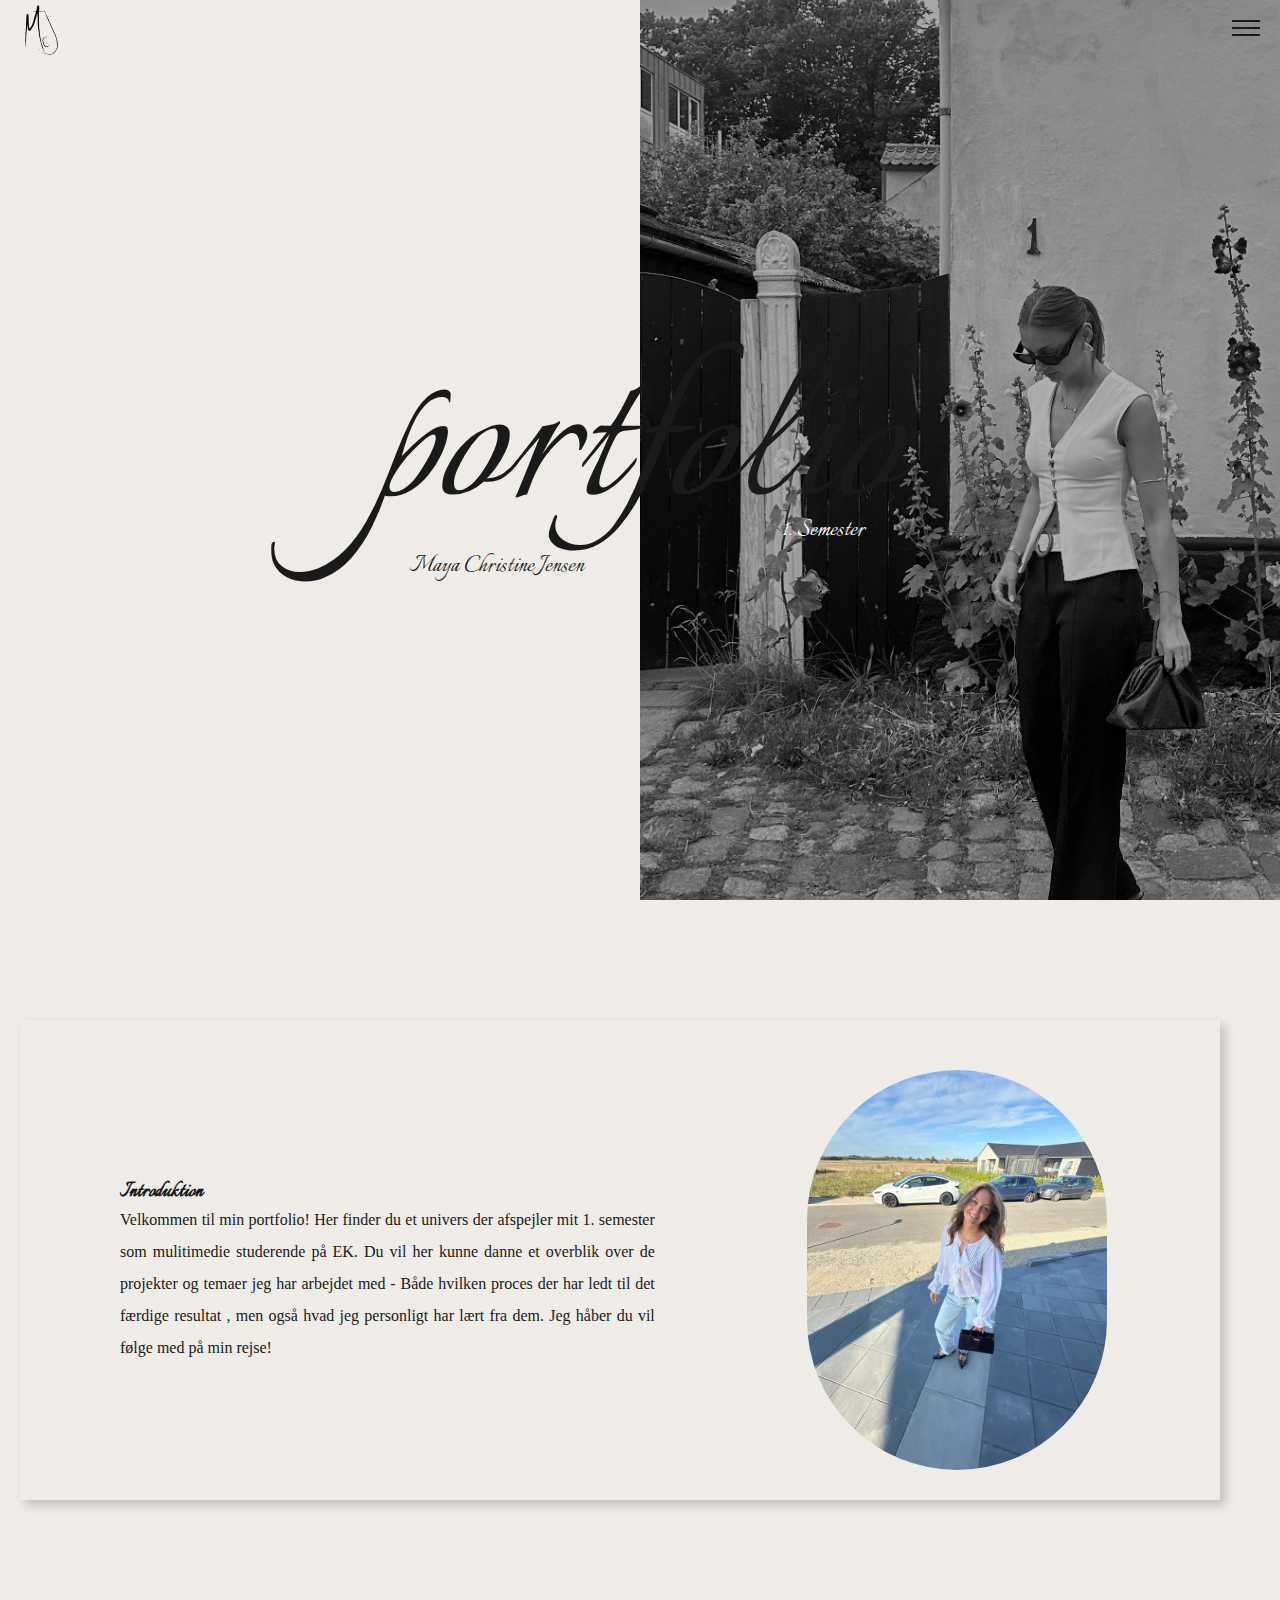
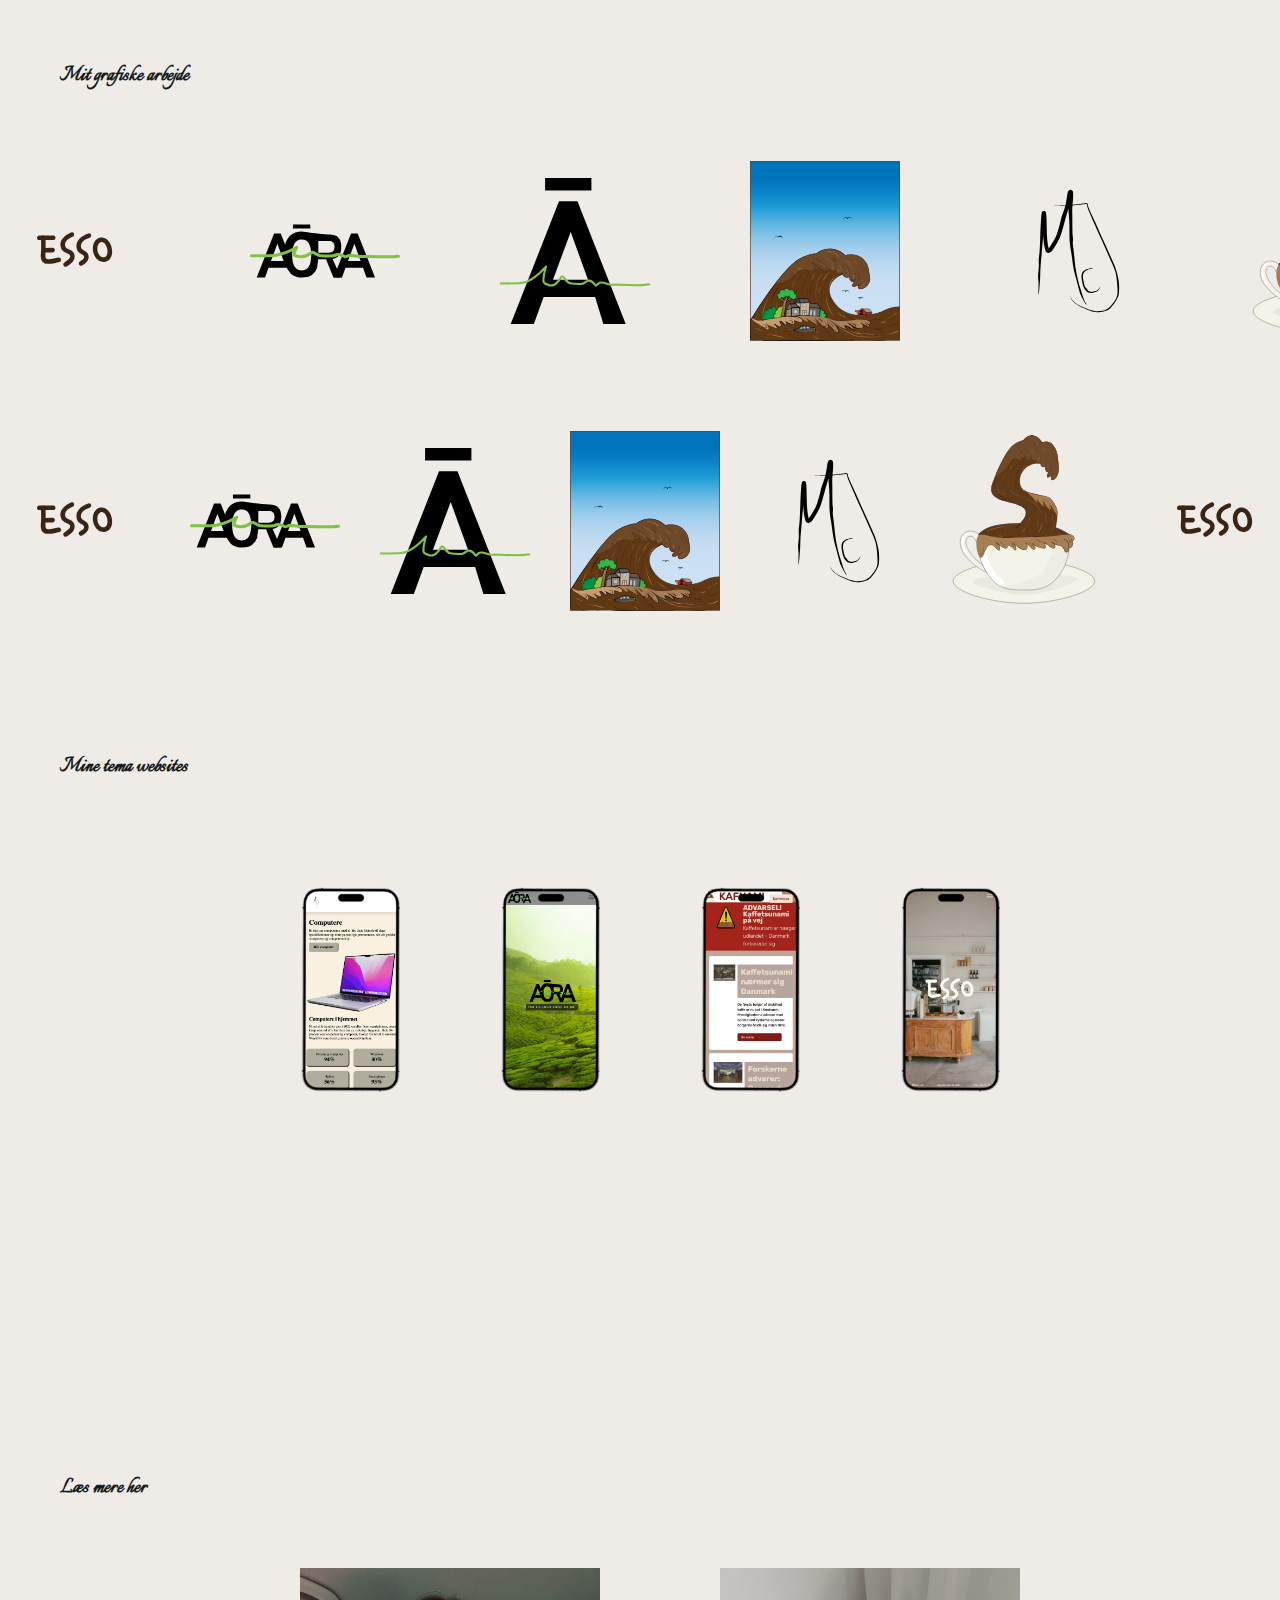
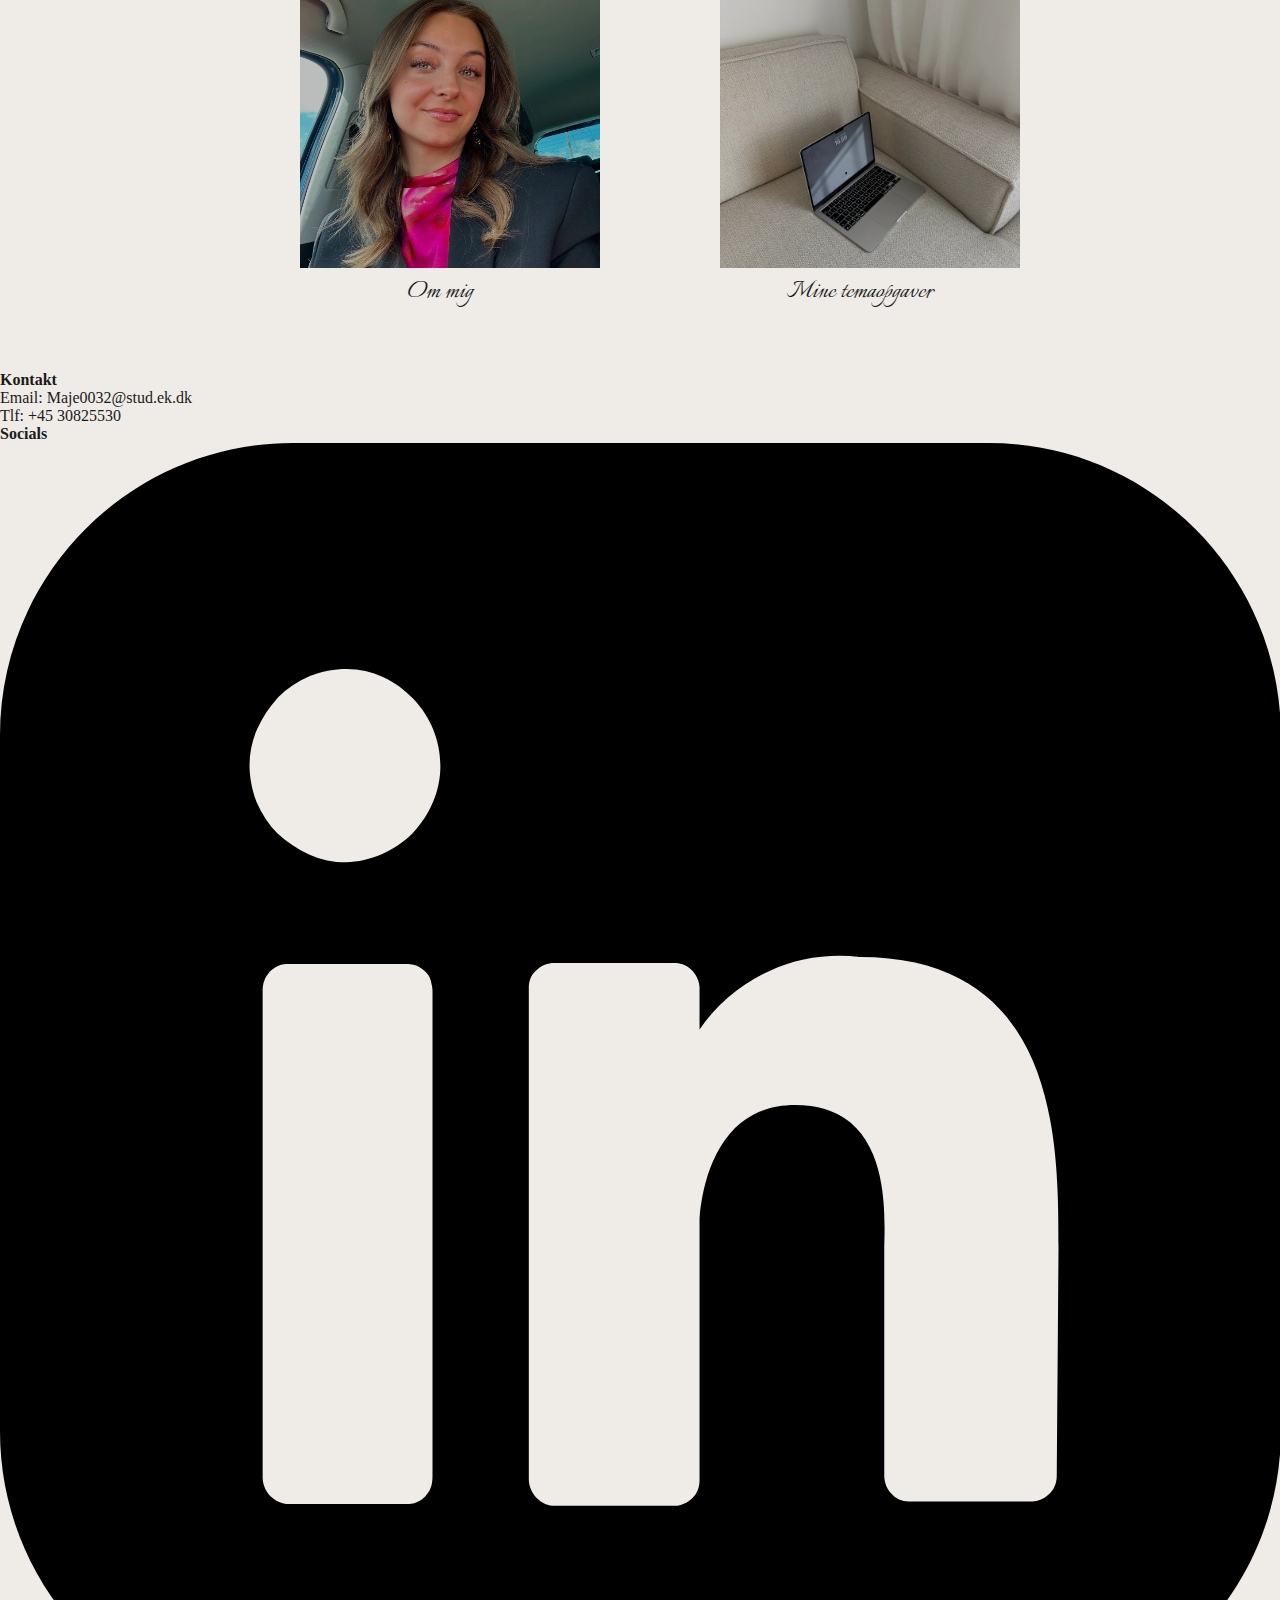
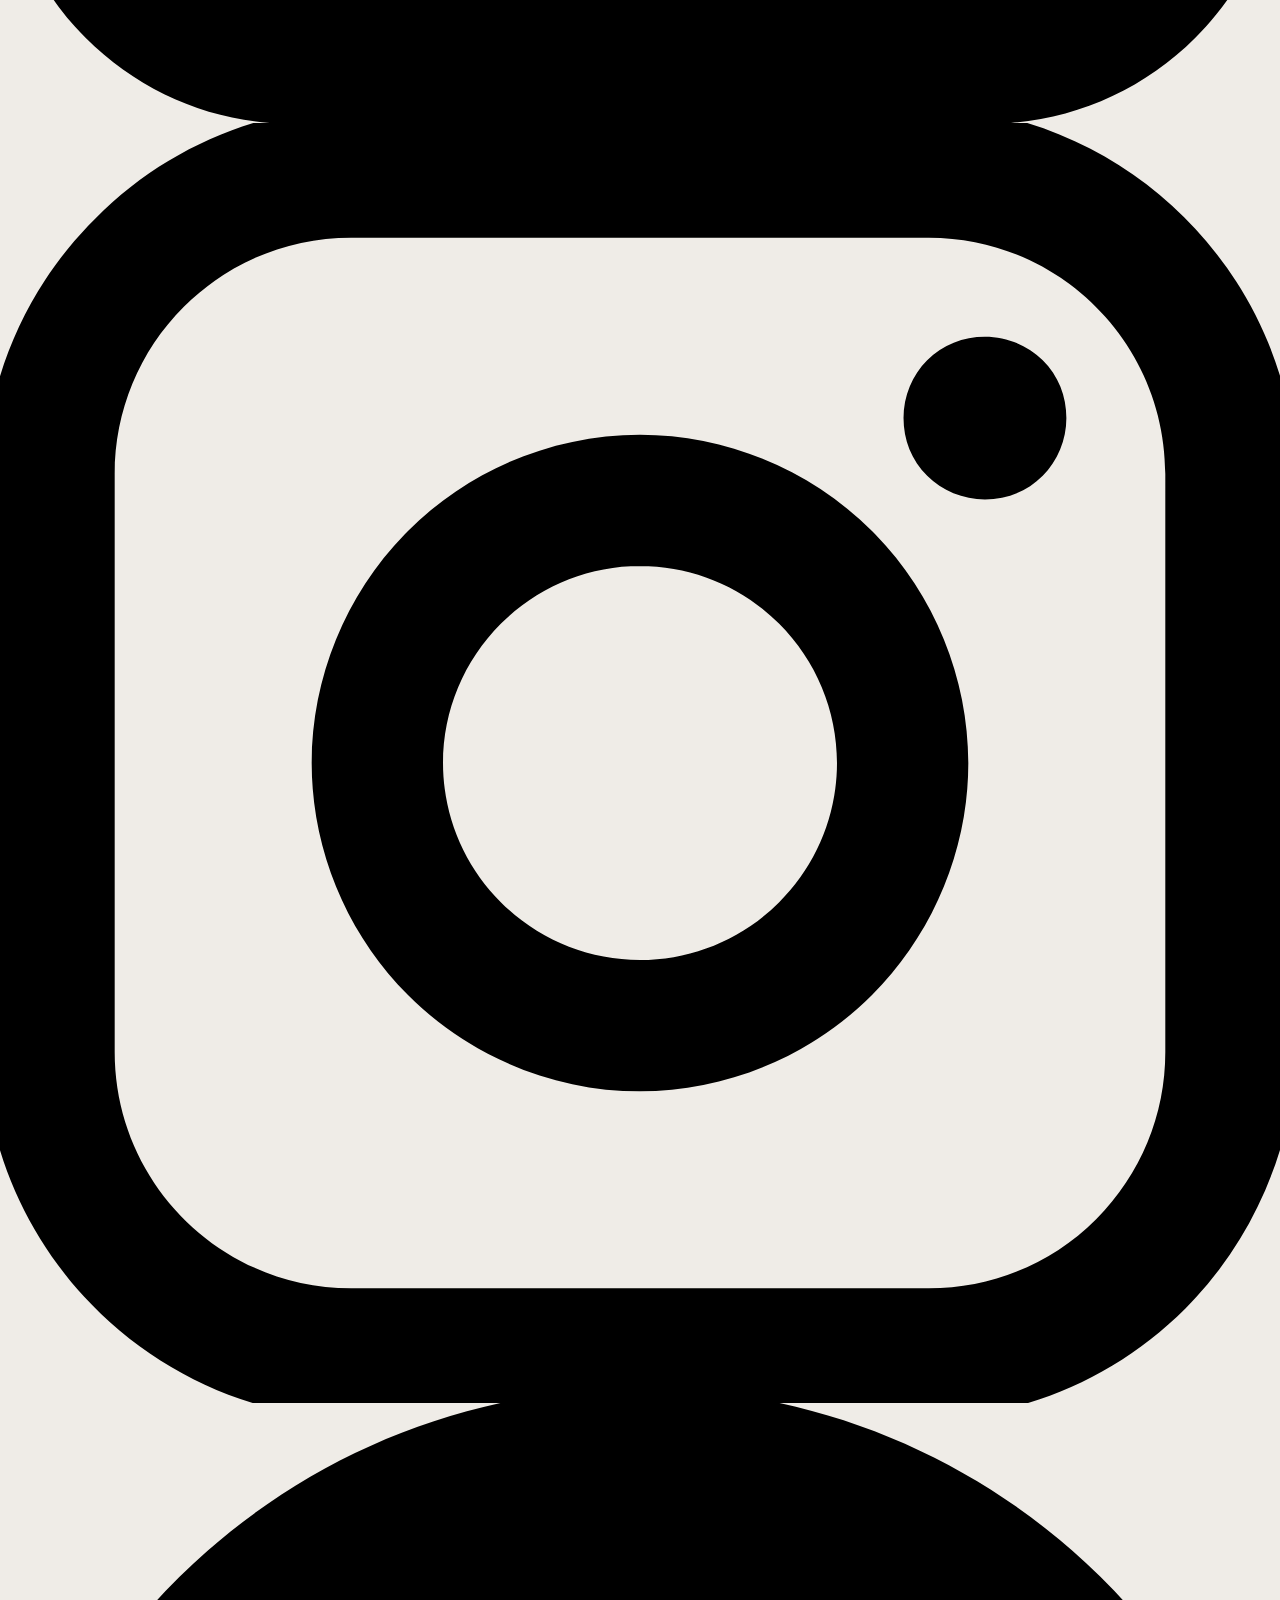
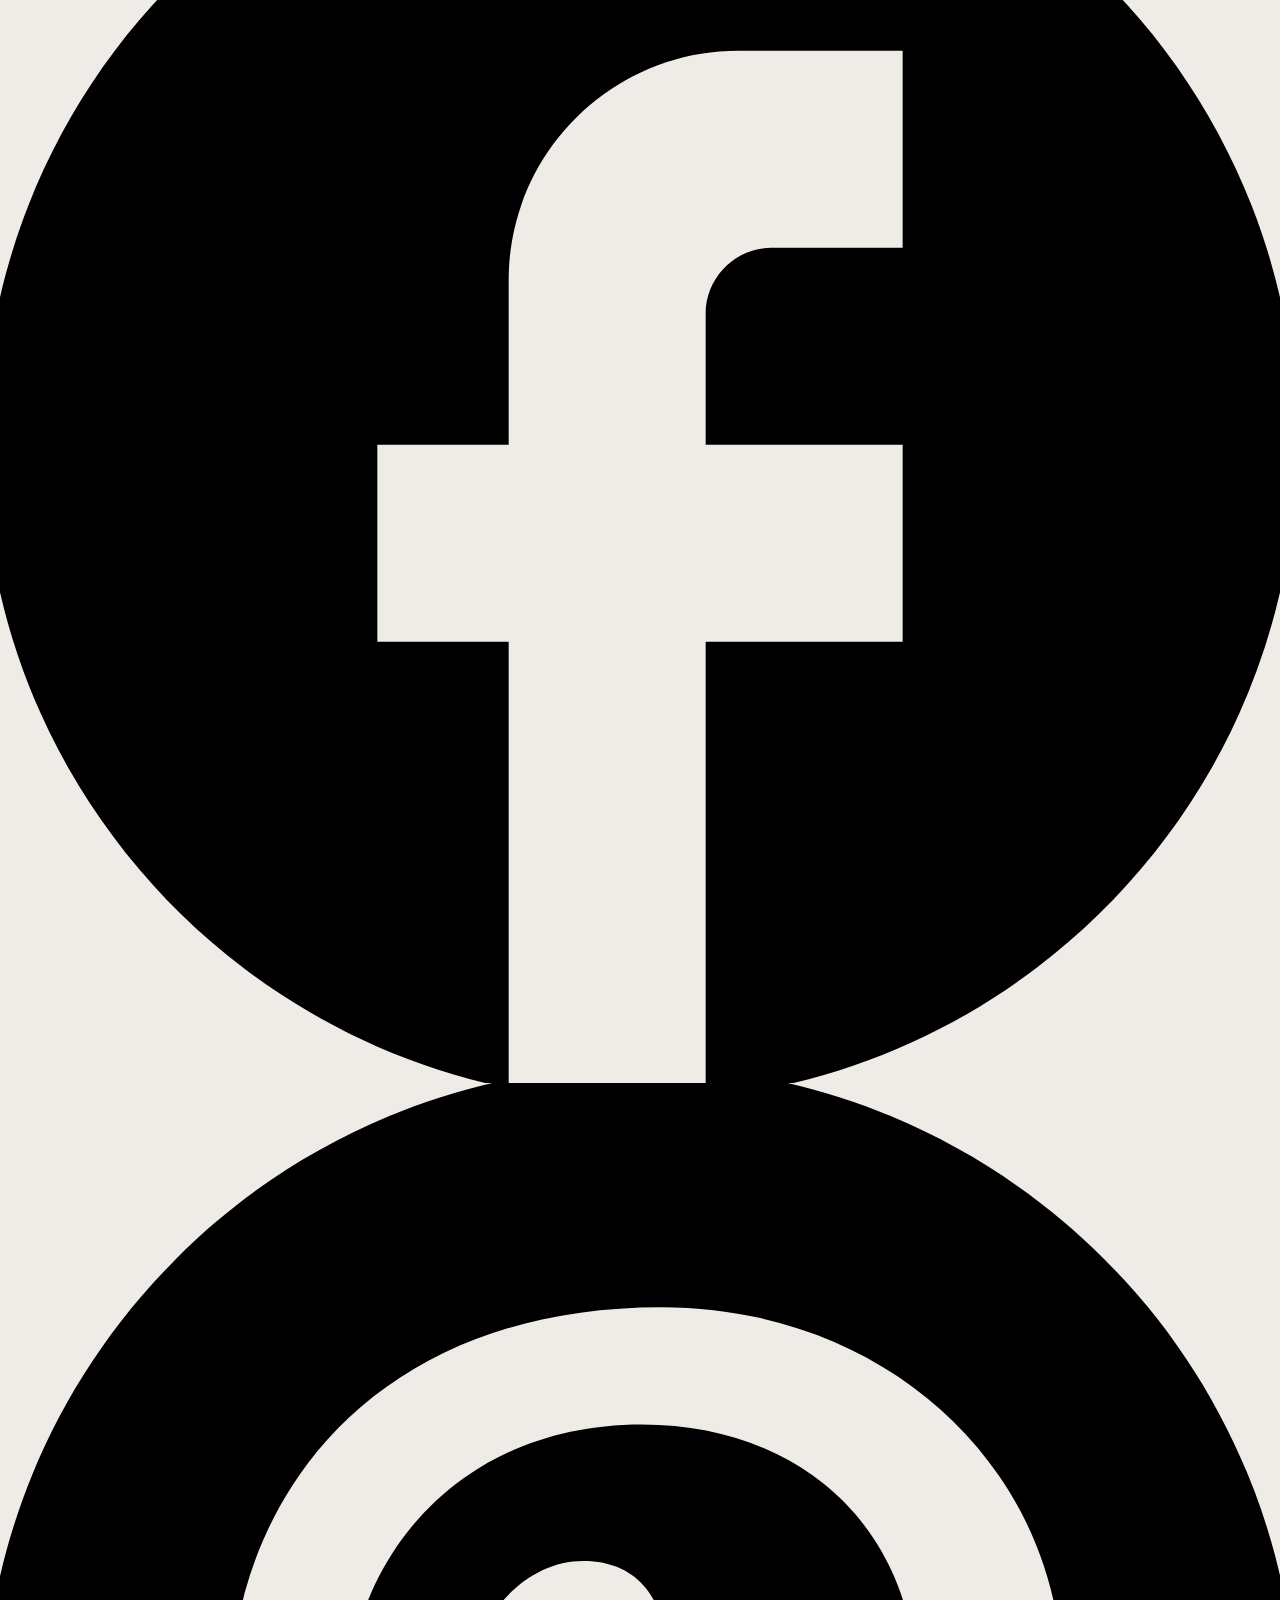
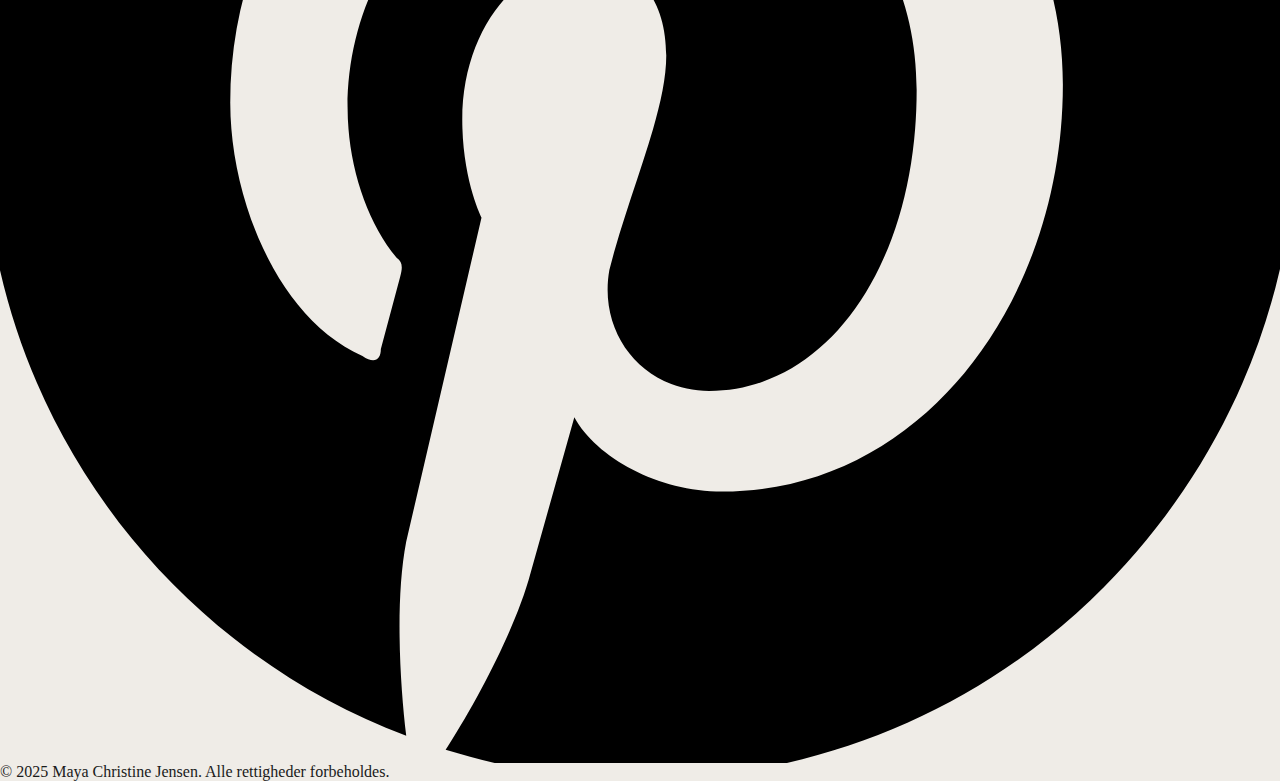
<file: index.html>
<!DOCTYPE html>
<html lang="da">
  <head>
    <meta charset="UTF-8" />
    <meta name="viewport" content="width=device-width, initial-scale=1.0" />
    <title>Portfolio</title>
    <meta name="robots" content="noindex" />
    <link rel="preconnect" href="https://fonts.googleapis.com" />
    <link rel="preconnect" href="https://fonts.gstatic.com" crossorigin />
    <link
      href="https://fonts.googleapis.com/css2?family=Italianno&family=Italiana&family=Inria+Serif:wght@300;400;700&display=swap"
      rel="stylesheet"
    />
    <link rel="stylesheet" href="css/reset.css" />
    <link rel="stylesheet" href="css/generel.css" />
    <link rel="stylesheet" href="css/index.css" />
  </head>

  <body>
    <header>
      <div class="hero">
        <a href="index.html">
          <img src="SVG/logo-kopi.svg" alt="logo" class="hero-logo" />
        </a>

        <nav class="nav">
          <div class="burger">
            <span></span>
            <span></span>
            <span></span>
          </div>

          <ul>
            <li><a href="index.html">Forside</a></li>
            <li><a href="mobilsite.html">1. Semester</a></li>
            <li><a href="ommig.html">Om mig</a></li>
          </ul>
        </nav>

        <section class="hero2">
          <img
            src="images/firstsite.webp"
            alt="stående billede"
            class="half-image"
          />
          <div class="hero-text">
            <h1>port<span class="folio">folio</span></h1>

            <h2 class="name">Maya Christine Jensen</h2>
            <h3 class="semester">1. Semester</h3>
          </div>
        </section>
      </div>
    </header>
    <main>
      <section class="project-content">
        <section class="Introduktion">
          <div class="desktop-text">
            <h2>Introduktion</h2>
            <p>
              Velkommen til min portfolio! Her finder du et univers der
              afspejler mit 1. semester som mulitimedie studerende på EK. Du vil
              her kunne danne et overblik over de projekter og temaer jeg har
              arbejdet med - Både hvilken proces der har ledt til det færdige
              resultat , men også hvad jeg personligt har lært fra dem. Jeg
              håber du vil følge med på min rejse!
            </p>
          </div>
          <div class="desktop-media">
            <img
              class="intropic"
              src="images/intro.webp"
              alt="pige med farvet lys på ansigtet"
            />
          </div>
        </section>
      </section>

      <div class="line"></div>

      <h2 class="overskrift">Mit grafiske arbejde</h2>

      <section class="svg-scroll">
        <div class="svg-track">
          <img src="SVG/esso_logo.svg" alt="esso" />
          <img src="SVG/aorqlogo.svg" alt="ikon" />
          <img src="SVG/favicon.svg" alt="ikon" />
          <img src="SVG/kaffetsunami.svg" alt="ikon" />
          <img src="SVG/logo-kopi.svg" alt="ikon" />
          <img src="SVG/logo.svg" alt="ikon" />

          <img src="SVG/esso_logo.svg" alt="esso" />
          <img src="SVG/aorqlogo.svg" alt="ikon" />
          <img src="SVG/favicon.svg" alt="ikon" />
          <img src="SVG/kaffetsunami.svg" alt="ikon" />
          <img src="SVG/logo-kopi.svg" alt="ikon" />
          <img src="SVG/logo.svg" alt="ikon" />
        </div>
      </section>
      <section class="svg-scroll">
        <div class="svg-track-reverse">
          <img src="SVG/esso_logo.svg" alt="esso" />
          <img src="SVG/aorqlogo.svg" alt="ikon" />
          <img src="SVG/favicon.svg" alt="ikon" />
          <img src="SVG/kaffetsunami.svg" alt="ikon" />
          <img src="SVG/logo-kopi.svg" alt="ikon" />
          <img src="SVG/logo.svg" alt="ikon" />

          <img src="SVG/esso_logo.svg" alt="esso" />
          <img src="SVG/aorqlogo.svg" alt="ikon" />
          <img src="SVG/favicon.svg" alt="ikon" />
          <img src="SVG/kaffetsunami.svg" alt="ikon" />
          <img src="SVG/logo-kopi.svg" alt="ikon" />
          <img src="SVG/logo.svg" alt="ikon" />
        </div>
      </section>
      <div class="line"></div>
      <h2 class="overskrift">Mine tema websites</h2>
      <div id="iphones">
        <section class="mobil1">
          <div class="iphone-stack">
            <img src="images/mobilsitem.webp" alt="bund" class="img-bottom" />
            <img src="images/iphone_temp.webp" alt="top" class="img-top" />

            <button
              popovertarget="pop01"
              popovertargetaction="toggle"
              class="invisible-trigger"
            ></button>

            <div popover id="pop01">
              <h3>Mobilsite</h3>
              <p>
                Denne opgave omhandlede udviklingen af et responsivt website
                bestående af fem sider, hvor fokus har været på korrekt
                implementering af udleverede wireframes og layoutdiagrammer.
                Opgaven har haft til formål at styrke forståelsen for
                struktureret HTML, opdeling af CSS i henholdsvis styling og
                layout samt brug af media queries til at sikre, at sitet
                fungerer på både mobil og desktop. Derudover har der været fokus
                på validering, webstandarder og korrekt publicering via GitHub.
              </p>
              <a href="mobilsite.html">Læs mere om opgaven</a>
            </div>
          </div>
        </section>

        <section class="mobil2">
          <div class="iphone-stack">
            <img src="images/aoram.webp" alt="bund" class="img-bottom" />
            <img src="images/iphone_temp.webp" alt="top" class="img-top" />

            <button
              popovertarget="pop02"
              popovertargetaction="toggle"
              class="invisible-trigger"
            ></button>

            <div popover id="pop02">
              <h3>Emnesite</h3>
              <p>
                Denne opgave har haft til formål at designe og udvikle et
                website om et selvvalgt emne over en periode på fire uger.
                Arbejdet har været opdelt i fem faser: research og idéudvikling,
                digital prototype, kodet site, præsentation og dokumentation.
                Fokus har været på at arbejde struktureret med
                brugerundersøgelser, visuel identitet, prototyping i Figma samt
                udvikling af et responsivt website ved hjælp af HTML, CSS og
                JavaScript.
              </p>
              <a href="enmesite.html">Læs mere om opgaven</a>
            </div>
          </div>
        </section>
        <section class="mobil3">
          <div class="iphone-stack">
            <img src="images/katastrofem.webp" alt="bund" class="img-bottom" />
            <img src="images/iphone_temp.webp" alt="top" class="img-top" />

            <button
              popovertarget="pop03"
              popovertargetaction="toggle"
              class="invisible-trigger"
            ></button>

            <div popover id="pop03">
              <h3>Emergencysite</h3>
              <p>
                Opgaven lød på at videreudvikle et interaktivt Emergency Site
                med udgangspunkt i udleveret kode og wireframes. Arbejdet har
                været individuelt og har haft fokus på både design og teknisk
                implementering af manglende elementer ved hjælp af HTML, CSS og
                JavaScript. En central del af processen har været idéudvikling
                gennem håndskitser, som efterfølgende er blevet digitaliseret og
                videreudviklet som SVG-grafik i Adobe Illustrator. Opgaven har
                været opdelt i ugentlige delopgaver, herunder udvikling af
                infografik, webformular, forside og dark mode, med fokus på
                samspillet mellem visuel form og funktionalitet.
              </p>
              <a href="emergency.html">Læs mere om opgaven</a>
            </div>
          </div>
        </section>

        <section class="mobil4">
          <div class="iphone-stack">
            <img src="images/essom.webp" alt="bund" class="img-bottom" />
            <img src="images/iphone_temp.webp" alt="top" class="img-top" />

            <button
              popovertarget="pop04"
              popovertargetaction="toggle"
              class="invisible-trigger"
            ></button>

            <div popover id="pop04">
              <h3>Virksomhedssite</h3>
              <p>
                Denne opgave har haft til formål at gennemføre et redesign af en
                selvvalgt virksomheds website som et gruppeprojekt. Arbejdet har
                omfattet hele redesign-processen fra planlægning, research og
                idéudvikling til digital prototype, indholdsproduktion og
                udvikling af et kodet website. I gruppearbejdet har der været
                arbejdet efter Scrum-metoden med fokus på struktur, samarbejde
                og løbende iteration. Derudover har opgaven i høj grad haft
                fokus på kommunikation, både internt i gruppen og eksternt i
                samarbejdet med den medvirkende virksomhed.
              </p>
              <a href="virksomhed.html">Læs mere om opgaven</a>
            </div>
          </div>
        </section>
      </div>
      <div class="line"></div>
      <h2 class="overskrift">Læs mere her</h2>

      <section class="read-more">
        <div class="forste-knap">
          <a href="ommig.html" class="knap">
            <img src="images/ommig.webp" alt="Om mig" />

            <p>Om mig</p>
          </a>
        </div>
        <div class="sidste-knap">
          <a href="mobilsite.html" class="knap">
            <img src="images/portfolio.webp" alt="Min portfolio" />
            <p>Mine temaopgaver</p>
          </a>
        </div>
      </section>
    </main>
    <footer class="footer">
      <div class="footer-line"></div>

      <div class="footer-content">
        <div class="footer-contact">
          <h4>Kontakt</h4>
          <p>Email: Maje0032@stud.ek.dk</p>
          <p>Tlf: +45 30825530</p>
        </div>

        <div class="footer-socials">
          <h4>Socials</h4>
          <div class="icons">
            <img src="SVG/linkedin.svg" alt="LinkedIn" />
            <img src="SVG/insta.svg" alt="Instagram" />
            <img src="SVG/facebook.svg" alt="Facebook" />
            <img src="SVG/pinterest.svg" alt="Pinterest" />
          </div>
        </div>
      </div>

      <div class="footer-divider"></div>

      <p class="footer-copy">
        © 2025 Maya Christine Jensen. Alle rettigheder forbeholdes.
      </p>
    </footer>

    <script src="main.js"></script>
  </body>
</html>
</file>
<file: css/generel.css>
html {
  background-color: #efece7;
  color: #1a1a1a;
}
h1 {
  font-family: "italianno", cursive;
}
h2 {
  font-family: "italianno", cursive;
}
h3 {
  font-family: "italianno", cursive;
}

.italianno-regular {
  font-family: "Italianno", cursive;
  font-weight: 400;
  font-style: normal;
}

.italiana-regular {
  font-family: "Italiana", sans-serif;
  font-weight: 400;
  font-style: normal;
}

.inria-serif-light {
  font-family: "Inria Serif", serif;
  font-weight: 300;
  font-style: normal;
}

/* HEADER */

/* HERO  */
.hero {
  position: relative;
  height: 50px;
}

.hero-bg {
  position: absolute;
  inset: 0;
  object-fit: cover;
  z-index: -1;
}
.hero-logo {
  position: absolute;
  margin-left: 10px;
  width: 60px;
}

/* BURGER MENU */
.nav {
  position: absolute;
  top: 20px;
  right: 20px;
  z-index: 5;
}

/* BURGER IKON */
.burger {
  width: 28px;
  display: flex;
  flex-direction: column;
  gap: 5px;
  cursor: pointer;
}

.burger span {
  height: 2px;
  width: 100%;
  background: #1a1a1a;
  display: block;
}

/* MENU  */
.nav ul {
  position: absolute;
  top: 48px;
  right: 0;
  align-items: flex-end;
  display: none;
  flex-direction: column;
  gap: 10px;
  list-style: none;
}

/* BURGERMENU ÅBEN */
.nav.open ul {
  display: flex;
}

/* LINKS */
.nav ul li a {
  text-decoration: none;
  color: #1a1a1a;
  font-size: 12px;
  font-weight: 400;
  letter-spacing: 0.05em;
  text-transform: uppercase;
  white-space: nowrap;
}

/* Hover */
.nav ul li a:hover {
  opacity: 0.6;
}
</file>
<file: css/index.css>
.hero {
  min-height: 100vh;
}
.hero2 {
  position: relative;
  min-height: 100vh;
}
.half-image {
  position: absolute;
  right: 0;
  width: 50vw;
  height: 100vh;
  object-fit: cover;
  object-position: 35% 50%;
  filter: grayscale(100%);
}
.hero-text {
  position: relative;
  height: 100vh;
}

.hero-text h1 {
  position: absolute;
  left: 50%;
  top: 50%;
  transform: translate(-50%, -50%);
  z-index: 5;
  font-size: 150px;
  font-weight: 100;
  font-size: clamp(130px, 20vw, 250px);
}
.name {
  position: absolute;
  top: 55%;
  left: 16%;
  font-size: 20px;
  font-weight: 100;
  z-index: 5;
}

.semester {
  position: absolute;
  top: 52.5%;
  left: 69%;

  font-size: 20px;
  font-weight: 100;
  color: white;
  z-index: 5;
}

.folio {
  color: var(--color-single-word);
}

.Introduktion {
  font-size: 16px;
  line-height: 2;
  margin: 40px 20px;
  max-width: 800px;
  text-align: justify;
  box-shadow: 5px 5px 10px rgba(0, 0, 0, 0.2);
  padding: 30px 30px 30px 30px;

  background-color: var(--color-card-bg);
}
.Introduktion h2 {
  line-height: 1;
  text-align: center;
}

.intropic {
  border-radius: 200px;
  width: 250px;
  height: auto;
  object-fit: cover;
  display: block;
  margin: 0 auto;
  margin-top: 20px;
}

.line {
  width: 50%;
  height: 1px;
  background-color: var(--color-border);
  margin: 60px auto;
}

.overskrift {
  text-align: center;
}

.svg-scroll {
  overflow: hidden;
  width: 100%;
  margin-top: 20px;
}

.svg-track {
  display: flex;
  gap: 40px;
  width: max-content;
  animation: scroll 30s linear infinite;
}

@keyframes scroll {
  from {
    transform: translateX(0);
  }
  to {
    transform: translateX(-50%);
  }
}
.svg-track-reverse {
  display: flex;
  gap: 40px;
  width: max-content;
  animation: scroll-reverse 30s linear infinite;
}
@keyframes scroll-reverse {
  from {
    transform: translateX(-50%);
  }
  to {
    transform: translateX(0%);
  }
}
.svg-scroll img {
  width: 150px;
}
.svg-scroll-reverse img {
  width: 150px;
}

.iphone-stack {
  position: relative;
  width: 80px;
  height: 200px;
}

.img-bottom {
  position: absolute;
  z-index: 1;
  object-fit: cover;
  width: auto;
  height: 195px;
  margin-left: 5px;
  margin-top: 18px;
  border-radius: 12px;
}

.img-top {
  position: absolute;
  z-index: 2;
  object-fit: cover;
  width: 100px;
  height: 230px;
}

#iphones {
  display: grid;
  grid-template-columns: 1fr 1fr;
  grid-template-rows: 1fr 1fr;
  justify-content: center;
  align-items: flex-start;
  gap: 20px;
  row-gap: 80px;
  padding-top: 30px;
}
.mobil1,
.mobil2,
.mobil3,
.mobil4 {
  display: flex;
  justify-content: center;
  align-items: center;
}
.read-more {
  display: grid;
  gap: 20px;
  justify-items: center;

  text-align: center;
}

.knap {
  text-decoration: none;
  color: inherit;
  display: block;
  width: 200px;
}
.knap:hover {
  transform: translateY(-3px);
  box-shadow: 0 8px 18px rgba(0, 0, 0, 0.25);
  background-color: light-dark(#f5f5f5, #b92121);
  z-index: 1;
}

.knap img {
  width: 100%;
  max-height: 180px;
  max-width: 180px;
  object-fit: cover;
  display: block;
  margin: 5px 10px;
}

.knap p {
  font-family: "Italianno", cursive;
  font-size: 22px;
}

[popover]::backdrop {
  backdrop-filter: blur(8px);
  background-color: #0000004d;
}

[popover] {
  padding: 20px;
  max-width: 400px;
  max-height: 1000px;
  margin: 200px auto;
  border-radius: 3px;
  line-height: 1.9;
}
[popover] h3 {
  text-align: center;
  font-size: 30px;
  font-weight: 200;
}
[popover] a {
  text-align: center;
  font-size: 15px;
  font-weight: 200;
  background-color: var(--color-accent);
  color: var(--color-text);
  padding: 10px;
  text-decoration: none;
  border-radius: 3px;
  display: block;
  margin: 20px auto 0;
  width: 180px;
  font-family: "Inria-serif", serif;
}

[popover] a:hover {
  transform: translateY(-1px);
  box-shadow: 0 2px 18px rgba(0, 0, 0, 0.25);
  background-color: var(--color-hoover);
}
.invisible-trigger {
  position: absolute;
  top: 15px;
  width: 100px;
  height: 200px;
  background: transparent;
  border: none;
  cursor: pointer;
  z-index: 5;
}

@media (min-width: 1000px) {
  .hero2 {
    position: relative;
    min-height: 100vh;
    width: 100vw;
    max-width: none;
    overflow: hidden;
  }
  .hero-text h1 {
    font-size: 250px;
  }

  .half-image {
    transform-origin: left center;
    transform: scale(1.7);
    height: 100vh;
  }

  .name {
    top: 61%;
    left: 32%;
    font-size: 28px;
  }

  .semester {
    top: 57%;
    left: 61%;
    font-size: 28px;
  }

  [popover] {
    padding: 20px;
    max-width: 600px;
    max-height: 1000px;
  }

  .Introduktion {
    display: grid;
    grid-template-columns: 1.3fr 1fr;
    gap: 70px;
    align-items: start;
    margin-top: 120px;

    margin-bottom: 100px;
    max-width: 1200px;
    justify-content: center;
  }

  .Introduktion h2 {
    text-align: start;
    padding-top: 130px;
    padding-left: 70px;
  }
  .Introduktion p {
    padding-left: 70px;
  }

  .intropic {
    width: 300px;
  }

  .overskrift {
    text-align: left;
    margin-left: 60px;
    width: 350px;
  }
  .svg-scroll {
    height: 250px;
    padding-top: 50px;
  }
  .svg-scroll img {
    width: 150px;
  }
  .svg-track {
    gap: 100px;
  }

  #iphones {
    display: grid;
    grid-template-columns: 1fr 1fr 1fr 1fr;
    margin: 60px 250px;
    padding-top: 30px;
  }
  .img-bottom {
    height: 200px;
    margin-top: 18px;
  }

  .img-top {
    height: 235px;
  }
  .knap {
    width: 320px;
  }
  .knap img {
    max-width: 300px;
    max-height: 300px;
    transition: transform 0.2s ease, box-shadow 0.2s ease;
  }
  .knap p {
    text-align: center;
    width: 300px;
    font-size: 30px;
  }
  .knap:hover {
    transform: translateY(-3px);
    box-shadow: 0 8px 18px rgba(0, 0, 0, 0.25);
  }

  .read-more {
    grid-template-columns: repeat(2, 1fr);
    margin: 60px 250px;
    display: grid;
    place-items: center;
  }
  .forste-knap,
  .sidste-knap {
    display: grid;
    place-items: center;
    width: 400px;
  }

  .nav ul li a {
    text-decoration: none;
    color: #efece7;
  }

  .invisible-trigger {
    top: 20px;
    width: 95px;
    left: 2px;
    height: 200px;
    border-radius: 20px;
  }
  .invisible-trigger:hover {
    transform: translateY(-3px);
    box-shadow: 0 8px 30px rgba(0, 0, 0, 0.55);
  }
}
</file>
